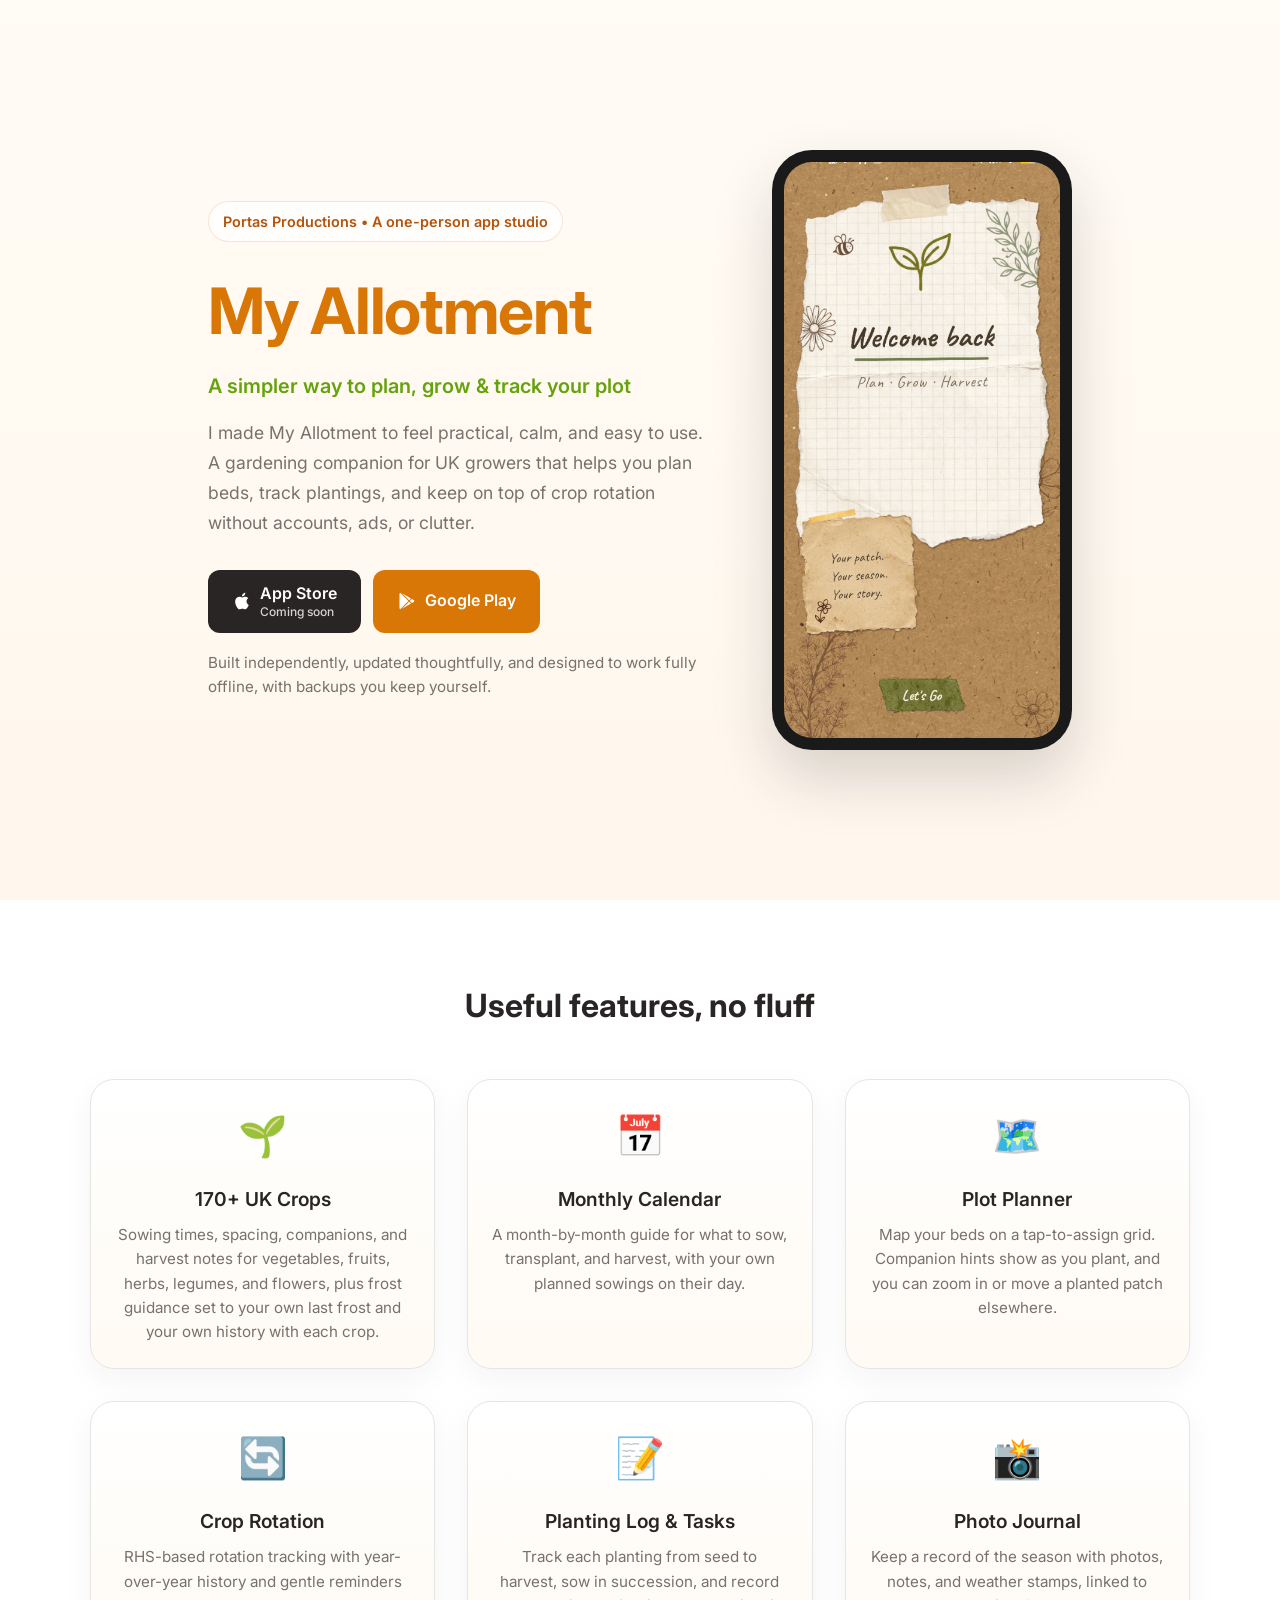
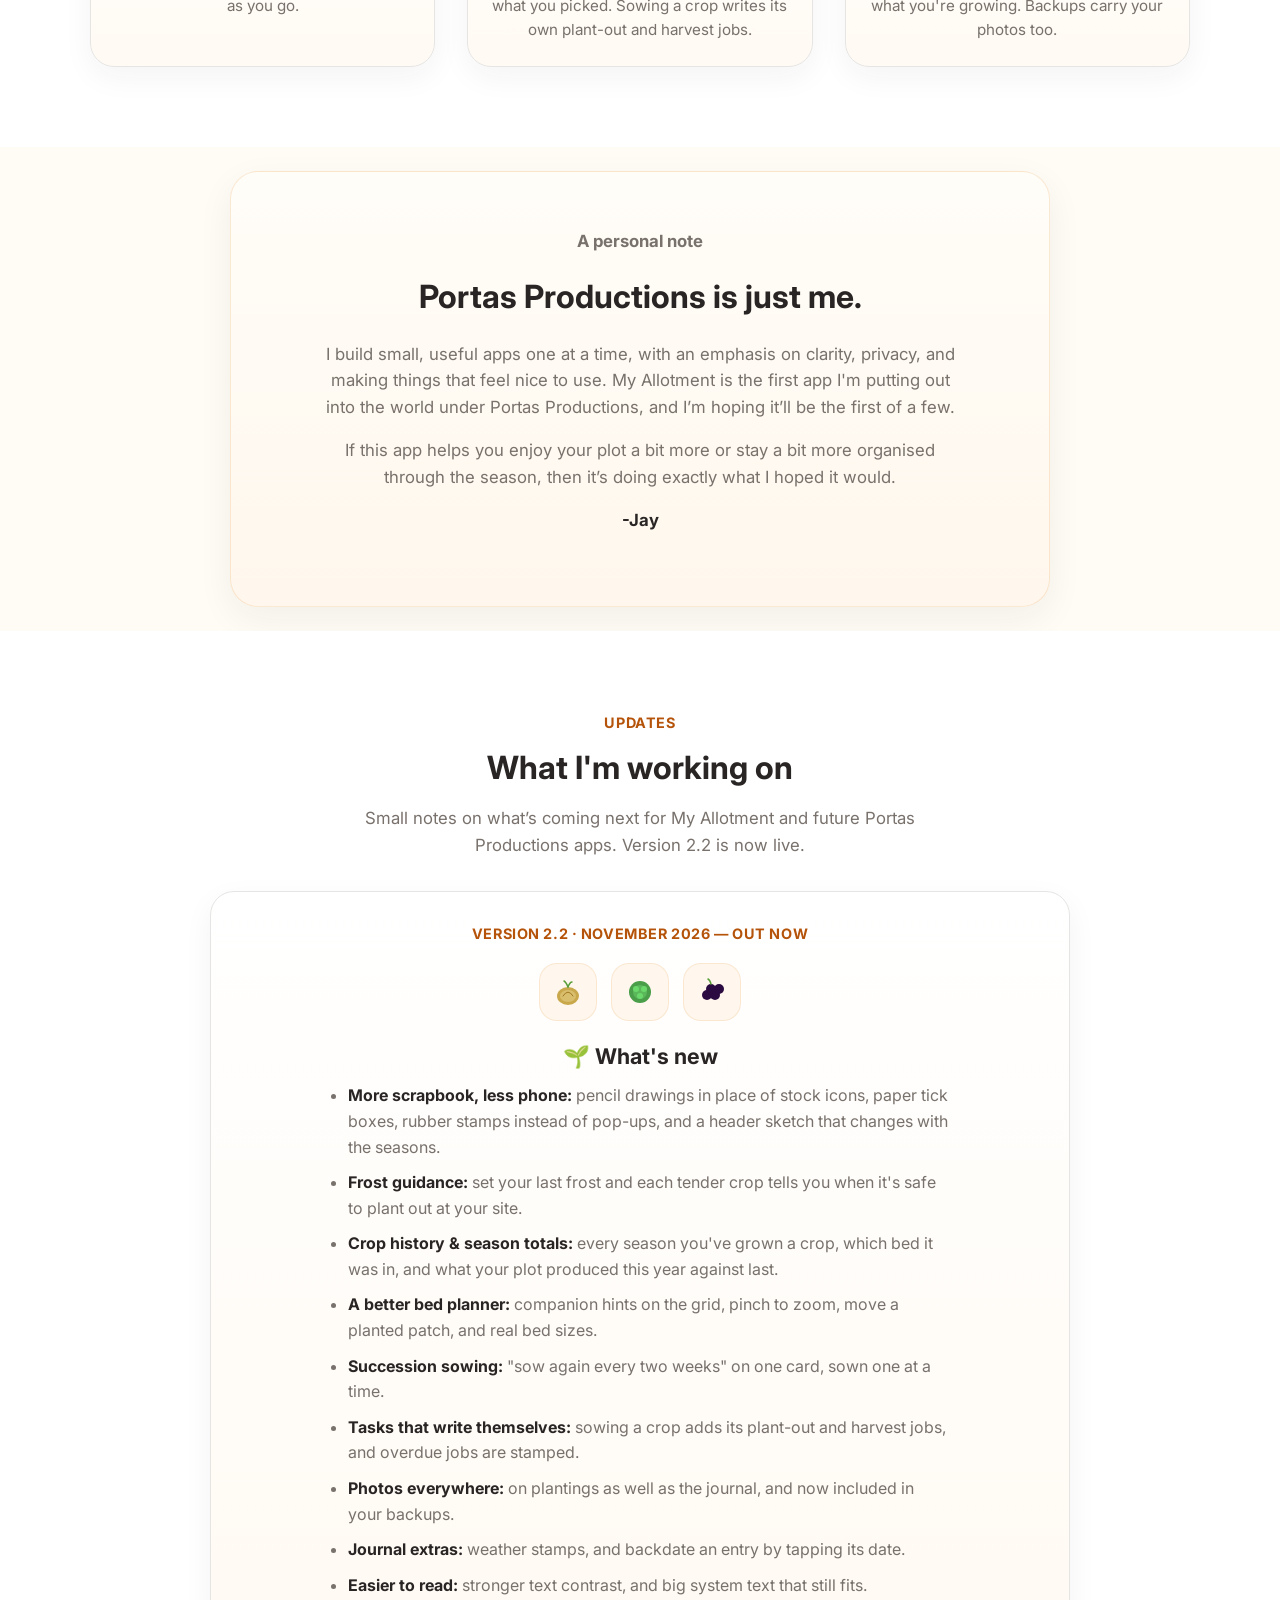
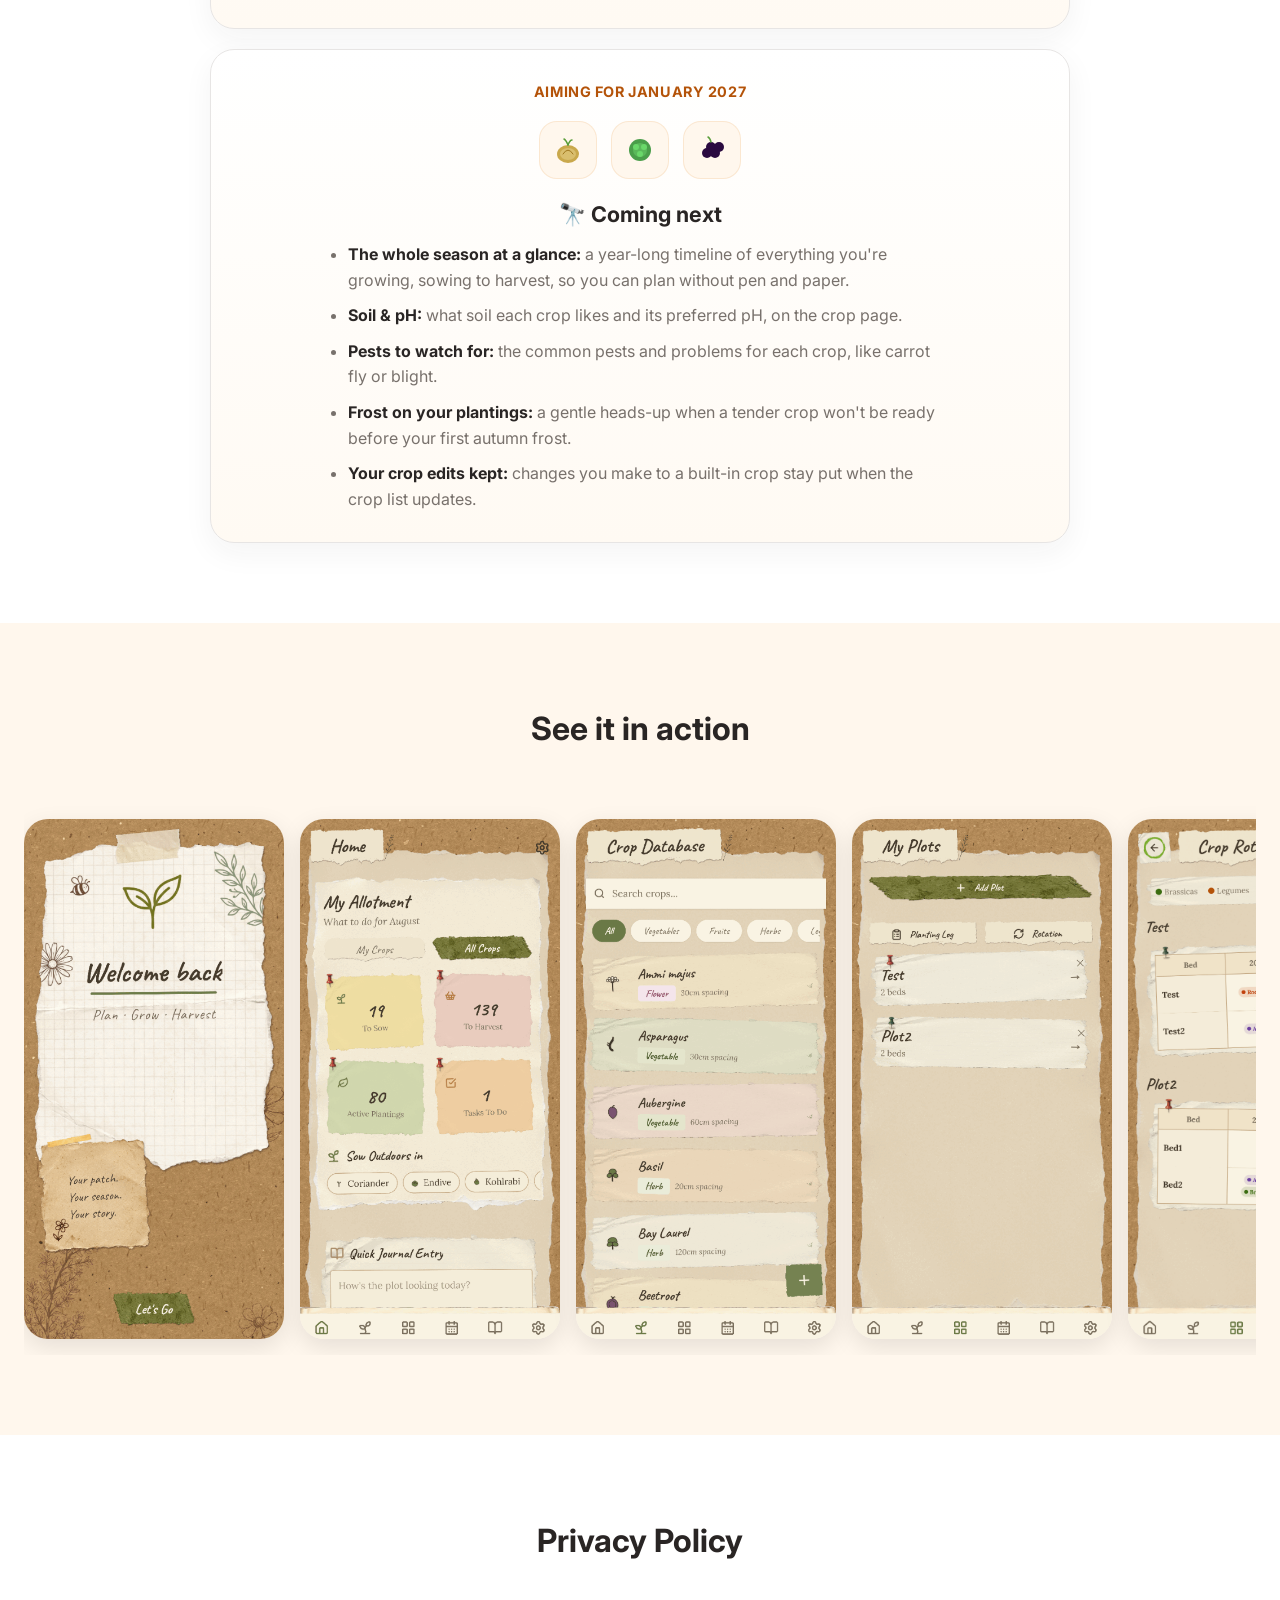
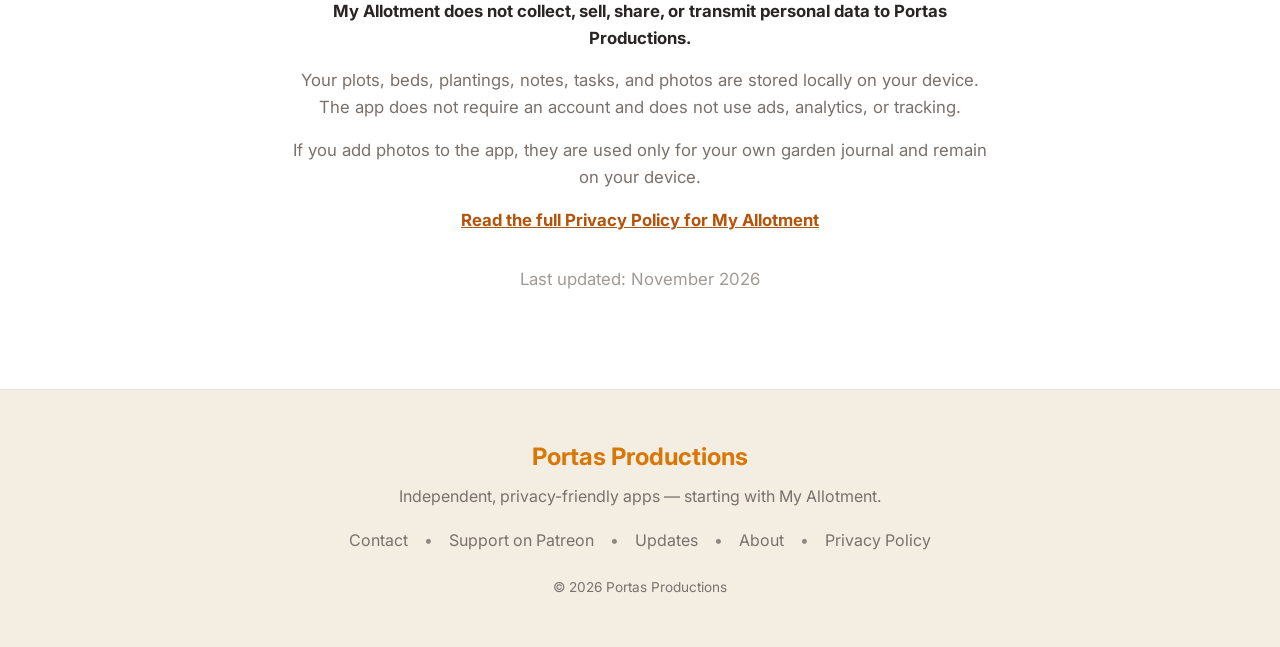
<file: index.html>
<!DOCTYPE html>
<html lang="en">
<head>
  <meta charset="UTF-8">
  <meta name="viewport" content="width=device-width, initial-scale=1.0">
  <title>My Allotment – Plan, Grow & Track Your Plot</title>
  <meta name="description" content="Your allotment in your pocket. Browse 170+ UK crops and varieties, map your beds, track plantings from sowing to harvest, and get crop rotation and frost guidance. Works completely offline.">
  <link rel="stylesheet" href="styles.css">
  <link rel="preconnect" href="https://fonts.googleapis.com">
  <link rel="preconnect" href="https://fonts.gstatic.com" crossorigin>
  <link href="https://fonts.googleapis.com/css2?family=Inter:wght@400;500;600;700&display=swap" rel="stylesheet">
</head>
<body>
  <!-- Hero Section -->
  <section class="hero">
    <div class="hero-content">
      <p class="eyebrow">Portas Productions • A one-person app studio</p>
      <h1>My Allotment</h1>
      <p class="tagline">A simpler way to plan, grow & track your plot</p>
      <p class="subtitle">I made My Allotment to feel practical, calm, and easy to use. A gardening companion for UK growers that helps you plan beds, track plantings, and keep on top of crop rotation without accounts, ads, or clutter.</p>
      <div class="store-buttons">
        <a href="#" class="store-btn apple" aria-label="Download on the App Store">
          <svg viewBox="0 0 24 24" fill="currentColor"><path d="M18.71 19.5c-.83 1.24-1.71 2.45-3.05 2.47-1.34.03-1.77-.79-3.29-.79-1.53 0-2 .77-3.27.82-1.31.05-2.3-1.32-3.14-2.53C4.25 17 2.94 12.45 4.7 9.39c.87-1.52 2.43-2.48 4.12-2.51 1.28-.02 2.5.87 3.29.87.78 0 2.26-1.07 3.81-.91.65.03 2.47.26 3.64 1.98-.09.06-2.17 1.28-2.15 3.81.03 3.02 2.65 4.03 2.68 4.04-.03.07-.42 1.44-1.38 2.83M13 3.5c.73-.83 1.94-1.46 2.94-1.5.13 1.17-.34 2.35-1.04 3.19-.69.85-1.83 1.51-2.95 1.42-.15-1.15.41-2.35 1.05-3.11z"/></svg>
          <span class="store-copy">
            <span>App Store</span>
            <span class="store-subtext">Coming soon</span>
          </span>
        </a>
        <a href="https://play.google.com/store/apps/details?id=com.allotmentplanner.app&amp;hl=en-US" class="store-btn google" aria-label="Get it on Google Play" target="_blank" rel="noopener">
          <svg viewBox="0 0 24 24" fill="currentColor"><path d="M3,20.5V3.5C3,2.91 3.34,2.39 3.84,2.15L13.69,12L3.84,21.85C3.34,21.6 3,21.09 3,20.5M16.81,15.12L6.05,21.34L14.54,12.85L16.81,15.12M20.16,10.81C20.5,11.08 20.75,11.5 20.75,12C20.75,12.5 20.53,12.9 20.18,13.18L17.89,14.5L15.39,12L17.89,9.5L20.16,10.81M6.05,2.66L16.81,8.88L14.54,11.15L6.05,2.66Z"/></svg>
          <span>Google Play</span>
        </a>
      </div>
      <p class="hero-note">Built independently, updated thoughtfully, and designed to work fully offline, with backups you keep yourself.</p>
    </div>
    <div class="hero-phone">
      <div class="phone-frame">
        <img src="images/Sample_Image_1.png" alt="My Allotment: the welcome screen on torn graph paper" class="screenshot" id="hero-screenshot">
      </div>
    </div>
  </section>

  <!-- Features Section -->
  <section class="features" id="features">
    <h2>Useful features, no fluff</h2>
    <div class="features-grid">
      <div class="feature">
        <span class="feature-icon">🌱</span>
        <h3>170+ UK Crops</h3>
        <p>Sowing times, spacing, companions, and harvest notes for vegetables, fruits, herbs, legumes, and flowers, plus frost guidance set to your own last frost and your own history with each crop.</p>
      </div>
      <div class="feature">
        <span class="feature-icon">📅</span>
        <h3>Monthly Calendar</h3>
        <p>A month-by-month guide for what to sow, transplant, and harvest, with your own planned sowings on their day.</p>
      </div>
      <div class="feature">
        <span class="feature-icon">🗺️</span>
        <h3>Plot Planner</h3>
        <p>Map your beds on a tap-to-assign grid. Companion hints show as you plant, and you can zoom in or move a planted patch elsewhere.</p>
      </div>
      <div class="feature">
        <span class="feature-icon">🔄</span>
        <h3>Crop Rotation</h3>
        <p>RHS-based rotation tracking with year-over-year history and gentle reminders as you go.</p>
      </div>
      <div class="feature">
        <span class="feature-icon">📝</span>
        <h3>Planting Log &amp; Tasks</h3>
        <p>Track each planting from seed to harvest, sow in succession, and record what you picked. Sowing a crop writes its own plant-out and harvest jobs.</p>
      </div>
      <div class="feature">
        <span class="feature-icon">📸</span>
        <h3>Photo Journal</h3>
        <p>Keep a record of the season with photos, notes, and weather stamps, linked to what you're growing. Backups carry your photos too.</p>
      </div>
    </div>
  </section>

  <!-- About Section -->
  <section class="maker-note" id="about">
    <div class="maker-card">
      <p class="maker-kicker">A personal note</p>
      <h2>Portas Productions is just me.</h2>
      <p>I build small, useful apps one at a time, with an emphasis on clarity, privacy, and making things that feel nice to use. My Allotment is the first app I'm putting out into the world under Portas Productions, and I’m hoping it’ll be the first of a few.</p>
      <p>If this app helps you enjoy your plot a bit more or stay a bit more organised through the season, then it’s doing exactly what I hoped it would.</p>
      <p class="maker-signoff">-Jay</p>
    </div>
  </section>

  <!-- Updates Section -->
  <section class="updates" id="updates">
    <div class="updates-content">
      <p class="section-kicker">Updates</p>
      <h2>What I'm working on</h2>
      <p class="updates-intro">Small notes on what’s coming next for My Allotment and future Portas Productions apps. Version 2.2 is now live.</p>

      <!--
        To add a new update:
        1. Copy one <article class="update-card"> block.
        2. Paste it above the older updates.
        3. Change the date, title, text, and optional icons.
      -->
      <div class="updates-list">
        <article class="update-card">
          <p class="update-date">Version 2.2 · November 2026 — out now</p>
          <div class="update-icons" aria-hidden="true">
            <img src="images/garden_icons/04_onion.svg" alt="">
            <img src="images/garden_icons/18_brussels_sprout.svg" alt="">
            <img src="images/garden_icons/49_blackcurrant.svg" alt="">
          </div>
          <h3>🌱 What's new</h3>
          <ul class="update-summary">
            <li><strong>More scrapbook, less phone:</strong> pencil drawings in place of stock icons, paper tick boxes, rubber stamps instead of pop-ups, and a header sketch that changes with the seasons.</li>
            <li><strong>Frost guidance:</strong> set your last frost and each tender crop tells you when it's safe to plant out at your site.</li>
            <li><strong>Crop history &amp; season totals:</strong> every season you've grown a crop, which bed it was in, and what your plot produced this year against last.</li>
            <li><strong>A better bed planner:</strong> companion hints on the grid, pinch to zoom, move a planted patch, and real bed sizes.</li>
            <li><strong>Succession sowing:</strong> "sow again every two weeks" on one card, sown one at a time.</li>
            <li><strong>Tasks that write themselves:</strong> sowing a crop adds its plant-out and harvest jobs, and overdue jobs are stamped.</li>
            <li><strong>Photos everywhere:</strong> on plantings as well as the journal, and now included in your backups.</li>
            <li><strong>Journal extras:</strong> weather stamps, and backdate an entry by tapping its date.</li>
            <li><strong>Easier to read:</strong> stronger text contrast, and big system text that still fits.</li>
          </ul>
        </article>

        <article class="update-card">
          <p class="update-date">Aiming for January 2027</p>
          <div class="update-icons" aria-hidden="true">
            <img src="images/garden_icons/04_onion.svg" alt="">
            <img src="images/garden_icons/18_brussels_sprout.svg" alt="">
            <img src="images/garden_icons/49_blackcurrant.svg" alt="">
          </div>
          <h3>🔭 Coming next</h3>
          <ul class="update-summary">
            <li><strong>The whole season at a glance:</strong> a year-long timeline of everything you're growing, sowing to harvest, so you can plan without pen and paper.</li>
            <li><strong>Soil &amp; pH:</strong> what soil each crop likes and its preferred pH, on the crop page.</li>
            <li><strong>Pests to watch for:</strong> the common pests and problems for each crop, like carrot fly or blight.</li>
            <li><strong>Frost on your plantings:</strong> a gentle heads-up when a tender crop won't be ready before your first autumn frost.</li>
            <li><strong>Your crop edits kept:</strong> changes you make to a built-in crop stay put when the crop list updates.</li>
          </ul>
        </article>
      </div>
    </div>
  </section>

  <!-- Screenshots Section -->
  <section class="screenshots" id="screenshots">
    <h2>See it in action</h2>
    <div class="screenshot-gallery">
      <img src="images/Sample_Image_1.png" alt="The welcome screen: Plan, Grow, Harvest on torn graph paper" class="gallery-img">
      <img src="images/Sample_Image_2.png" alt="Home screen showing crops to sow, harvest and tasks due" class="gallery-img">
      <img src="images/Sample_Image_3.png" alt="The crop database, searchable and filterable by type" class="gallery-img">
      <img src="images/Sample_Image_4.png" alt="The bed editor, assigning crops to a six by four grid" class="gallery-img">
      <img src="images/Sample_Image_5.png" alt="Crop rotation planner showing each bed year by year" class="gallery-img">
      <img src="images/Sample_Image_6.png" alt="Monthly calendar with upcoming sowing and harvest dates" class="gallery-img">
      <img src="images/Sample_Image_7.png" alt="The photo journal for recording the season" class="gallery-img">
    </div>
  </section>

  <!-- Privacy Section -->
  <section class="privacy" id="privacy">
    <h2>Privacy Policy</h2>
    <div class="privacy-content">
      <p><strong>My Allotment does not collect, sell, share, or transmit personal data to Portas Productions.</strong></p>
      <p>Your plots, beds, plantings, notes, tasks, and photos are stored locally on your device. The app does not require an account and does not use ads, analytics, or tracking.</p>
      <p>If you add photos to the app, they are used only for your own garden journal and remain on your device.</p>
      <p><a class="privacy-link" href="privacy.html">Read the full Privacy Policy for My Allotment</a></p>
      <p class="privacy-date">Last updated: November 2026</p>
    </div>
  </section>

  <!-- Footer -->
  <footer>
    <div class="footer-content">
      <p class="footer-brand">Portas Productions</p>
      <p class="footer-blurb">Independent, privacy-friendly apps — starting with My Allotment.</p>
      <p class="footer-links">
        <a href="mailto:jay@portasproductions.co.uk">Contact</a>
        <span>•</span>
        <a href="https://www.patreon.com/JayPortas" target="_blank" rel="noopener">Support on Patreon</a>
        <span>•</span>
        <a href="#updates">Updates</a>
        <span>•</span>
        <a href="#about">About</a>
        <span>•</span>
        <a href="privacy.html">Privacy Policy</a>
      </p>
      <p class="footer-copy">© 2026 Portas Productions</p>
    </div>
  </footer>

  <script src="script.js"></script>
</body>
</html>
</file>
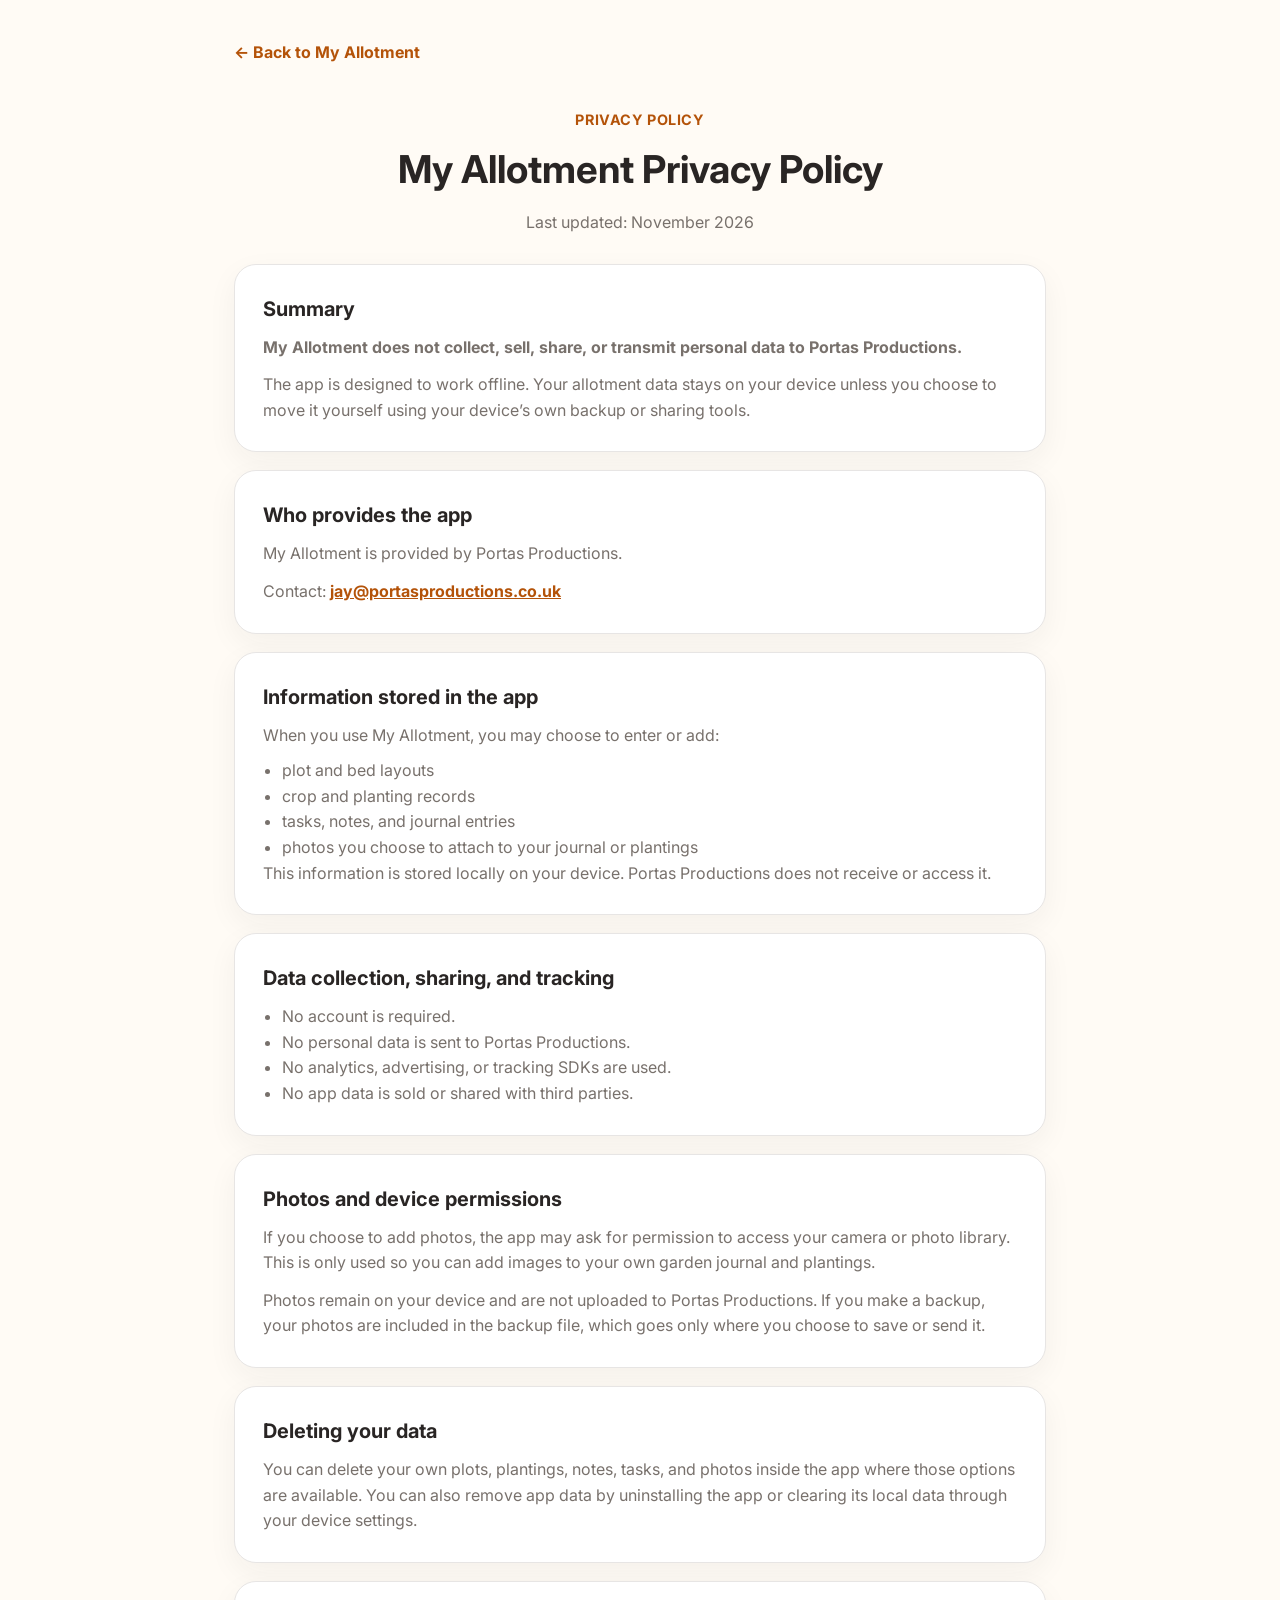
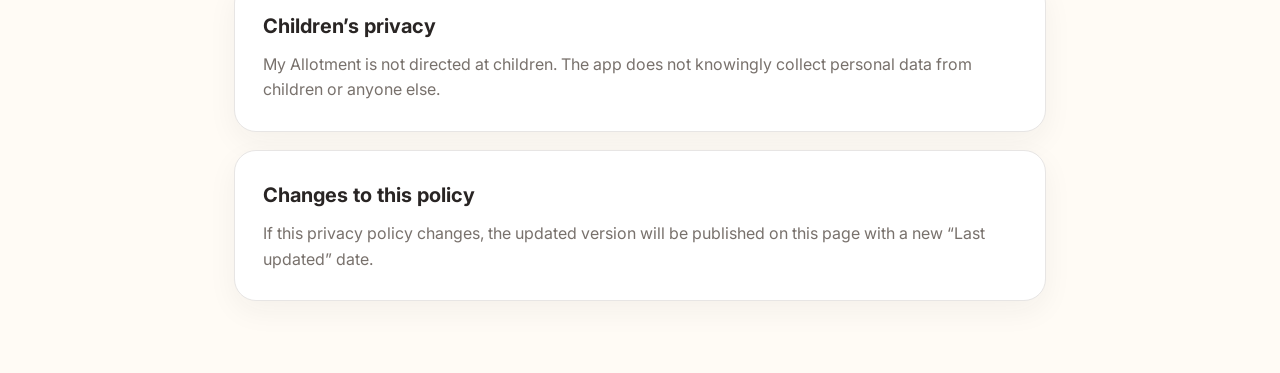
<file: privacy.html>
<!DOCTYPE html>
<html lang="en">
<head>
  <meta charset="UTF-8">
  <meta name="viewport" content="width=device-width, initial-scale=1.0">
  <title>Privacy Policy – My Allotment</title>
  <meta name="description" content="Privacy Policy for the My Allotment app by Portas Productions.">
  <link rel="stylesheet" href="styles.css">
  <link rel="preconnect" href="https://fonts.googleapis.com">
  <link rel="preconnect" href="https://fonts.gstatic.com" crossorigin>
  <link href="https://fonts.googleapis.com/css2?family=Inter:wght@400;500;600;700&display=swap" rel="stylesheet">
</head>
<body class="policy-page">
  <main class="policy-wrap">
    <a class="back-link" href="index.html">← Back to My Allotment</a>

    <header class="policy-header">
      <p class="section-kicker">Privacy Policy</p>
      <h1>My Allotment Privacy Policy</h1>
      <p>Last updated: November 2026</p>
    </header>

    <section class="policy-card">
      <h2>Summary</h2>
      <p><strong>My Allotment does not collect, sell, share, or transmit personal data to Portas Productions.</strong></p>
      <p>The app is designed to work offline. Your allotment data stays on your device unless you choose to move it yourself using your device’s own backup or sharing tools.</p>
    </section>

    <section class="policy-card">
      <h2>Who provides the app</h2>
      <p>My Allotment is provided by Portas Productions.</p>
      <p>Contact: <a href="mailto:jay@portasproductions.co.uk">jay@portasproductions.co.uk</a></p>
    </section>

    <section class="policy-card">
      <h2>Information stored in the app</h2>
      <p>When you use My Allotment, you may choose to enter or add:</p>
      <ul>
        <li>plot and bed layouts</li>
        <li>crop and planting records</li>
        <li>tasks, notes, and journal entries</li>
        <li>photos you choose to attach to your journal or plantings</li>
      </ul>
      <p>This information is stored locally on your device. Portas Productions does not receive or access it.</p>
    </section>

    <section class="policy-card">
      <h2>Data collection, sharing, and tracking</h2>
      <ul>
        <li>No account is required.</li>
        <li>No personal data is sent to Portas Productions.</li>
        <li>No analytics, advertising, or tracking SDKs are used.</li>
        <li>No app data is sold or shared with third parties.</li>
      </ul>
    </section>

    <section class="policy-card">
      <h2>Photos and device permissions</h2>
      <p>If you choose to add photos, the app may ask for permission to access your camera or photo library. This is only used so you can add images to your own garden journal and plantings.</p>
      <p>Photos remain on your device and are not uploaded to Portas Productions. If you make a backup, your photos are included in the backup file, which goes only where you choose to save or send it.</p>
    </section>

    <section class="policy-card">
      <h2>Deleting your data</h2>
      <p>You can delete your own plots, plantings, notes, tasks, and photos inside the app where those options are available. You can also remove app data by uninstalling the app or clearing its local data through your device settings.</p>
    </section>

    <section class="policy-card">
      <h2>Children’s privacy</h2>
      <p>My Allotment is not directed at children. The app does not knowingly collect personal data from children or anyone else.</p>
    </section>

    <section class="policy-card">
      <h2>Changes to this policy</h2>
      <p>If this privacy policy changes, the updated version will be published on this page with a new “Last updated” date.</p>
    </section>
  </main>
</body>
</html>
</file>
<file: styles.css>
/* My Allotment Landing Page Styles */
:root {
  --primary: #D97706;       /* Harvest Sun amber/orange */
  --primary-dark: #B45309;
  --bg: #FFFBF5;            /* Warm cream background */
  --bg-alt: #FFF7ED;
  --text: #292524;          /* stone-800 */
  --text-secondary: #78716C;
  --surface: #FFFFFF;
  --border: #E7E5E4;
  --green: #65A30D;         /* lime-600 */
  --radius: 16px;
}

* {
  margin: 0;
  padding: 0;
  box-sizing: border-box;
}

html {
  scroll-behavior: smooth;
}

body {
  font-family: 'Inter', -apple-system, BlinkMacSystemFont, sans-serif;
  background: var(--bg);
  color: var(--text);
  line-height: 1.6;
}

.eyebrow {
  display: inline-flex;
  align-items: center;
  padding: 8px 14px;
  margin-bottom: 18px;
  border: 1px solid rgba(217, 119, 6, 0.18);
  border-radius: 999px;
  background: rgba(255, 255, 255, 0.75);
  color: var(--primary-dark);
  font-size: 0.9rem;
  font-weight: 600;
}

/* Hero Section */
.hero {
  min-height: 100vh;
  display: flex;
  flex-direction: column;
  align-items: center;
  justify-content: center;
  padding: 60px 24px;
  gap: 48px;
  background: linear-gradient(180deg, var(--bg) 0%, var(--bg-alt) 100%);
}

@media (min-width: 768px) {
  .hero {
    flex-direction: row;
    padding: 80px 48px;
    gap: 64px;
  }
}

.hero-content {
  max-width: 500px;
  text-align: center;
}

@media (min-width: 768px) {
  .hero-content {
    text-align: left;
  }
}

.hero h1 {
  font-size: 3rem;
  font-weight: 700;
  color: var(--primary);
  margin-bottom: 8px;
  letter-spacing: -0.02em;
}

@media (min-width: 768px) {
  .hero h1 {
    font-size: 4rem;
  }
}

.tagline {
  font-size: 1.25rem;
  font-weight: 600;
  color: var(--green);
  margin-bottom: 16px;
}

.subtitle {
  font-size: 1.1rem;
  color: var(--text-secondary);
  margin-bottom: 32px;
  line-height: 1.7;
}

.hero-note {
  margin-top: 18px;
  color: var(--text-secondary);
  font-size: 0.95rem;
}

.store-buttons {
  display: flex;
  gap: 12px;
  justify-content: center;
  flex-wrap: wrap;
}

@media (min-width: 768px) {
  .store-buttons {
    justify-content: flex-start;
  }
}

.store-btn {
  display: inline-flex;
  align-items: center;
  gap: 8px;
  padding: 14px 24px;
  border-radius: 12px;
  text-decoration: none;
  font-weight: 600;
  font-size: 1rem;
  transition: transform 0.2s, box-shadow 0.2s;
}

.store-btn:hover {
  transform: translateY(-2px);
  box-shadow: 0 8px 24px rgba(0,0,0,0.12);
}

.store-btn svg {
  width: 20px;
  height: 20px;
  flex-shrink: 0;
}

.store-copy {
  display: flex;
  flex-direction: column;
  align-items: flex-start;
  line-height: 1.15;
}

.store-subtext {
  font-size: 0.75rem;
  font-weight: 500;
  opacity: 0.8;
  margin-top: 3px;
}

.store-btn.apple {
  background: var(--text);
  color: white;
}

.store-btn.google {
  background: var(--primary);
  color: white;
}

/* Phone Frame */
.hero-phone {
  flex-shrink: 0;
}

.phone-frame {
  width: 280px;
  height: 560px;
  background: #1a1a1a;
  border-radius: 40px;
  padding: 12px;
  box-shadow: 0 28px 60px rgba(41, 37, 36, 0.18);
}

@media (min-width: 768px) {
  .phone-frame {
    width: 300px;
    height: 600px;
  }
}

.phone-frame img {
  width: 100%;
  height: 100%;
  object-fit: cover;
  border-radius: 28px;
}

#hero-screenshot {
  transition: opacity 0.3s ease;
}

/* Features Section */
.features {
  padding: 80px 24px;
  background: var(--surface);
}

.features h2 {
  text-align: center;
  font-size: 2rem;
  font-weight: 700;
  margin-bottom: 48px;
  color: var(--text);
}

.features-grid {
  display: grid;
  grid-template-columns: repeat(auto-fit, minmax(280px, 1fr));
  gap: 32px;
  max-width: 1100px;
  margin: 0 auto;
}

.feature {
  text-align: center;
  padding: 24px;
  border: 1px solid var(--border);
  border-radius: 24px;
  background: linear-gradient(180deg, #fff 0%, #fffaf3 100%);
  box-shadow: 0 10px 30px rgba(41, 37, 36, 0.05);
}

.feature-icon {
  font-size: 2.5rem;
  display: block;
  margin-bottom: 16px;
}

.feature h3 {
  font-size: 1.2rem;
  font-weight: 600;
  margin-bottom: 8px;
  color: var(--text);
}

.feature p {
  color: var(--text-secondary);
  font-size: 0.95rem;
}

/* Screenshots Section */
.maker-note {
  padding: 24px;
  background: var(--bg);
}

.maker-card {
  max-width: 820px;
  margin: 0 auto;
  padding: 40px 28px;
  border: 1px solid rgba(217, 119, 6, 0.15);
  border-radius: 28px;
  background: linear-gradient(180deg, #fffdf8 0%, #fff7ed 100%);
  box-shadow: 0 12px 36px rgba(41, 37, 36, 0.06);
  text-align: center;
}

.maker-kicker {
  color: var(--primary-dark);
  font-weight: 700;
  margin-bottom: 8px;
}

.maker-card h2 {
  font-size: 2rem;
  margin-bottom: 18px;
}

.maker-card p {
  max-width: 650px;
  margin: 0 auto 16px;
  color: var(--text-secondary);
  font-size: 1.05rem;
}

.maker-signoff {
  color: var(--text) !important;
  font-weight: 700;
}

/* Updates Section */
.updates {
  padding: 80px 24px;
  background: var(--surface);
}

.updates-content {
  max-width: 860px;
  margin: 0 auto;
  text-align: center;
}

.section-kicker,
.update-date {
  color: var(--primary-dark);
  font-size: 0.9rem;
  font-weight: 700;
  letter-spacing: 0.04em;
  text-transform: uppercase;
}

.updates h2 {
  font-size: 2rem;
  margin: 8px 0 12px;
}

.updates-intro {
  max-width: 620px;
  margin: 0 auto 32px;
  color: var(--text-secondary);
  font-size: 1.05rem;
}

.updates-list {
  display: grid;
  gap: 20px;
}

.update-card {
  padding: 30px;
  border: 1px solid var(--border);
  border-radius: 24px;
  background: linear-gradient(180deg, #fff 0%, #fffaf3 100%);
  box-shadow: 0 10px 30px rgba(41, 37, 36, 0.05);
}

.update-icons {
  display: flex;
  justify-content: center;
  gap: 14px;
  margin: 18px 0;
}

.update-icons img {
  width: 58px;
  height: 58px;
  padding: 10px;
  border-radius: 18px;
  background: var(--bg-alt);
  border: 1px solid rgba(217, 119, 6, 0.12);
}

.update-card h3 {
  font-size: 1.35rem;
  margin-bottom: 10px;
}

.update-summary {
  max-width: 620px;
  margin: 0 auto;
  padding-left: 1.1rem;
  text-align: left;
  color: var(--text-secondary);
}

.update-summary li + li {
  margin-top: 10px;
}

.update-summary strong {
  color: var(--text);
}

.update-card p:last-child {
  max-width: 620px;
  margin: 0 auto;
  color: var(--text-secondary);
}

.screenshots {
  padding: 80px 24px;
  background: var(--bg-alt);
}

.screenshots h2 {
  text-align: center;
  font-size: 2rem;
  font-weight: 700;
  margin-bottom: 48px;
  color: var(--text);
}

.screenshot-gallery {
  display: flex;
  gap: 16px;
  overflow-x: auto;
  padding: 16px 0;
  -webkit-overflow-scrolling: touch;
  scrollbar-width: thin;
  scrollbar-color: var(--border) transparent;
}

.screenshot-gallery::-webkit-scrollbar {
  height: 8px;
}

.screenshot-gallery::-webkit-scrollbar-track {
  background: transparent;
}

.screenshot-gallery::-webkit-scrollbar-thumb {
  background: var(--border);
  border-radius: 4px;
}

.gallery-img {
  width: 220px;
  height: 440px;
  object-fit: cover;
  border-radius: 24px;
  box-shadow: 0 8px 24px rgba(0,0,0,0.1);
  flex-shrink: 0;
}

@media (min-width: 768px) {
  .gallery-img {
    width: 260px;
    height: 520px;
  }
}

/* Privacy Section */
.privacy {
  padding: 80px 24px;
  background: var(--surface);
}

.privacy h2 {
  text-align: center;
  font-size: 2rem;
  font-weight: 700;
  margin-bottom: 32px;
  color: var(--text);
}

.privacy-content {
  max-width: 700px;
  margin: 0 auto;
  text-align: center;
}

.privacy-content p {
  margin-bottom: 16px;
  color: var(--text-secondary);
  font-size: 1.05rem;
}

.privacy-content p strong {
  color: var(--text);
}

.privacy-link {
  color: var(--primary-dark);
  font-weight: 700;
}

.privacy-date {
  font-size: 0.9rem;
  margin-top: 32px;
  opacity: 0.7;
}

/* Privacy Policy Page */
.policy-page {
  background: var(--bg);
}

.policy-wrap {
  max-width: 860px;
  margin: 0 auto;
  padding: 40px 24px 72px;
}

.back-link {
  color: var(--primary-dark);
  font-weight: 700;
  text-decoration: none;
}

.policy-header {
  margin: 42px 0 28px;
  text-align: center;
}

.policy-header h1 {
  color: var(--text);
  font-size: 2.4rem;
  margin: 8px 0 10px;
}

.policy-header p:last-child {
  color: var(--text-secondary);
}

.policy-card {
  margin-top: 18px;
  padding: 28px;
  border: 1px solid var(--border);
  border-radius: 22px;
  background: var(--surface);
  box-shadow: 0 10px 30px rgba(41, 37, 36, 0.05);
}

.policy-card h2 {
  margin-bottom: 10px;
  color: var(--text);
  font-size: 1.25rem;
}

.policy-card p,
.policy-card li {
  color: var(--text-secondary);
}

.policy-card p + p {
  margin-top: 12px;
}

.policy-card ul {
  margin: 10px 0 0 1.2rem;
}

.policy-card a {
  color: var(--primary-dark);
  font-weight: 700;
}

/* Footer */
footer {
  background: #f4ede2;
  color: var(--text);
  padding: 48px 24px;
  border-top: 1px solid var(--border);
}

.footer-content {
  max-width: 800px;
  margin: 0 auto;
  text-align: center;
}

.footer-brand {
  font-size: 1.5rem;
  font-weight: 700;
  color: var(--primary);
  margin-bottom: 8px;
}

.footer-blurb {
  color: var(--text-secondary);
  margin-bottom: 18px;
}

.footer-links {
  margin-bottom: 24px;
}

.footer-links a {
  color: var(--text-secondary);
  text-decoration: none;
  transition: color 0.2s;
}

.footer-links a:hover {
  color: var(--text);
}

.footer-links span {
  margin: 0 12px;
  opacity: 0.5;
}

.footer-copy {
  font-size: 0.85rem;
  opacity: 0.6;
}

@media (min-width: 768px) {
  .maker-card {
    padding: 56px;
  }
}
</file>
